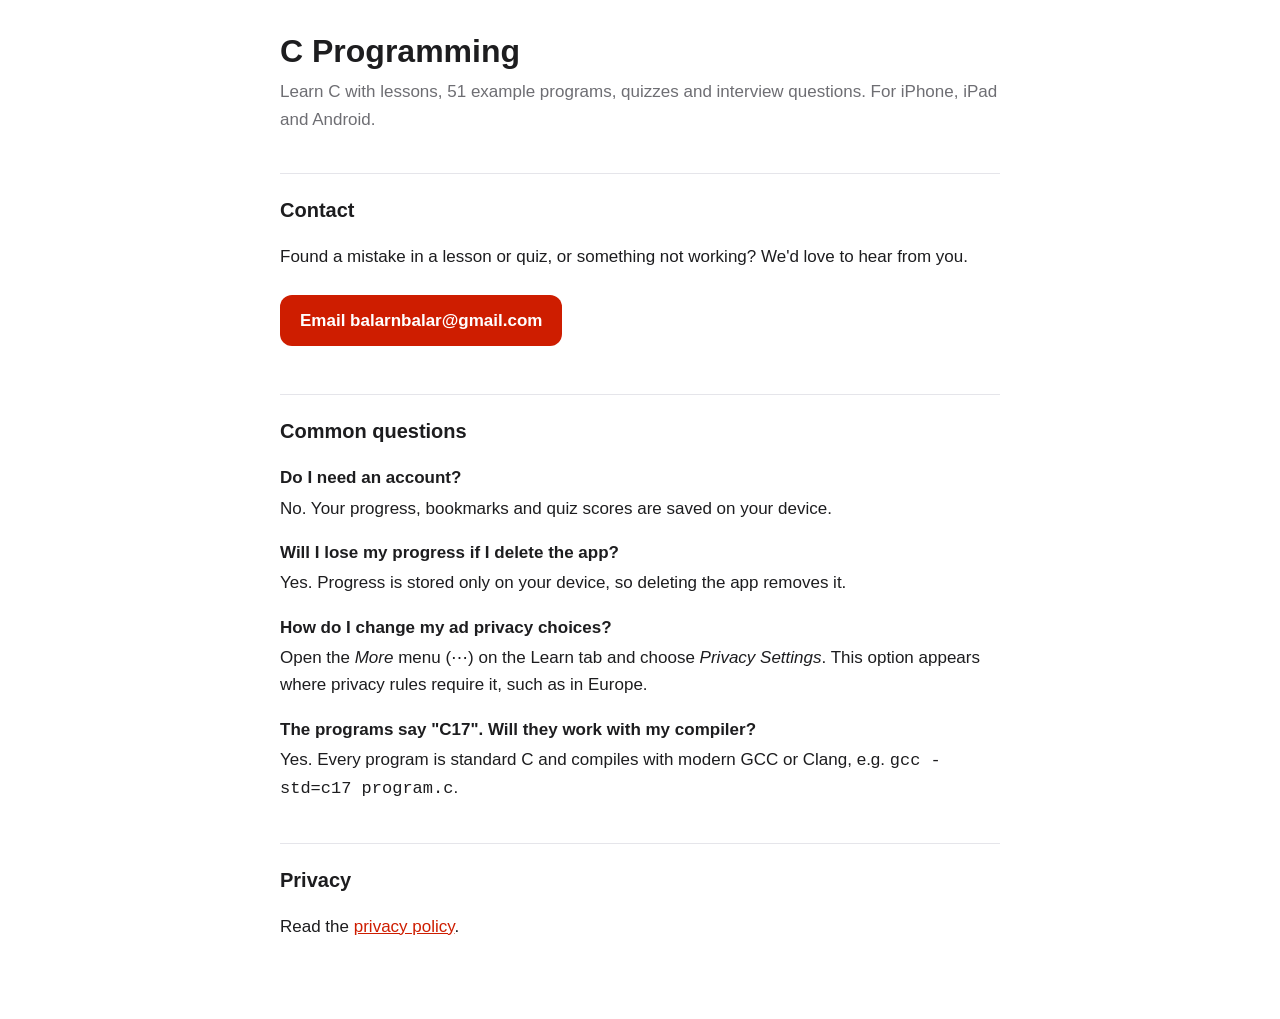
<file: c-programming/index.html>
<!doctype html>
<html lang="en">
<head>
<meta charset="utf-8">
<meta name="viewport" content="width=device-width, initial-scale=1">
<title>C Programming – Support</title>
<meta name="description" content="Help and contact for the C Programming learning apps for iPhone, iPad and Android.">
<style>
  :root { --text: #1d1d1f; --muted: #6e6e73; --bg: #ffffff; --brand: #ce1d00; --line: #e5e5ea; }
  @media (prefers-color-scheme: dark) {
    :root { --text: #f5f5f7; --muted: #a1a1a6; --bg: #111113; --brand: #ff4a30; --line: #2c2c2e; }
  }
  * { box-sizing: border-box; }
  body { margin: 0; background: var(--bg); color: var(--text);
         font: 17px/1.6 -apple-system, BlinkMacSystemFont, "Segoe UI", Roboto, Helvetica, Arial, sans-serif; }
  main { max-width: 760px; margin: 0 auto; padding: 32px 20px 64px; }
  h1 { font-size: 2rem; line-height: 1.2; margin: 0 0 8px; }
  h2 { font-size: 1.25rem; margin: 2em 0 0.5em; padding-top: 1em; border-top: 1px solid var(--line); }
  .lead { color: var(--muted); margin-top: 0; }
  a { color: var(--brand); }
  .contact { display: inline-block; margin: 8px 0; padding: 12px 20px; border-radius: 12px;
             background: var(--brand); color: #fff; text-decoration: none; font-weight: 600; }
  dt { font-weight: 600; margin-top: 1em; }
  dd { margin: 0.2em 0 0; color: var(--text); }
</style>
</head>
<body>
<main>
<h1>C Programming</h1>
<p class="lead">Learn C with lessons, 51 example programs, quizzes and interview questions. For iPhone, iPad and Android.</p>

<h2>Contact</h2>
<p>Found a mistake in a lesson or quiz, or something not working? We'd love to hear from you.</p>
<a class="contact" href="mailto:balarnbalar@gmail.com?subject=C%20Programming%20app">Email balarnbalar@gmail.com</a>

<h2>Common questions</h2>
<dl>
  <dt>Do I need an account?</dt>
  <dd>No. Your progress, bookmarks and quiz scores are saved on your device.</dd>
  <dt>Will I lose my progress if I delete the app?</dt>
  <dd>Yes. Progress is stored only on your device, so deleting the app removes it.</dd>
  <dt>How do I change my ad privacy choices?</dt>
  <dd>Open the <em>More</em> menu (⋯) on the Learn tab and choose <em>Privacy Settings</em>. This option appears where privacy rules require it, such as in Europe.</dd>
  <dt>The programs say "C17". Will they work with my compiler?</dt>
  <dd>Yes. Every program is standard C and compiles with modern GCC or Clang, e.g. <code>gcc -std=c17 program.c</code>.</dd>
</dl>

<h2>Privacy</h2>
<p>Read the <a href="privacy-policy.html">privacy policy</a>.</p>
</main>
</body>
</html>
</file>
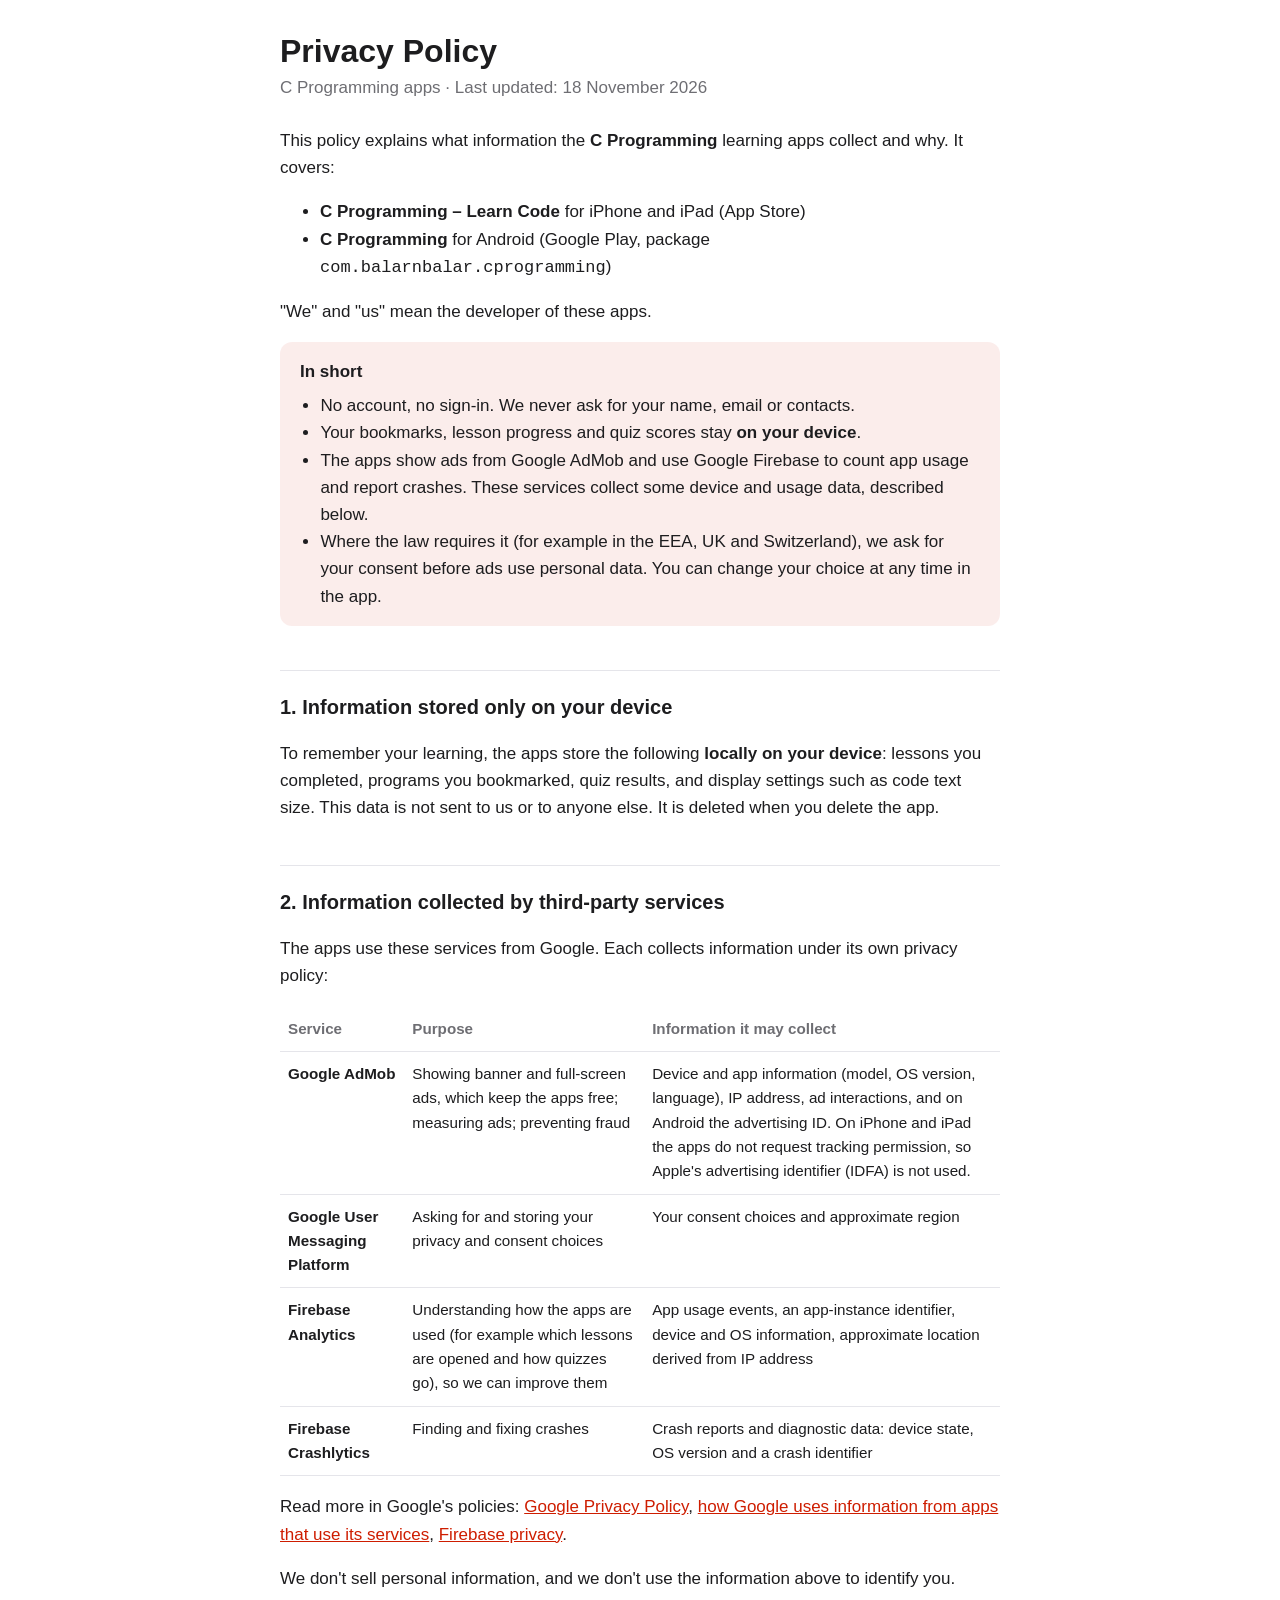
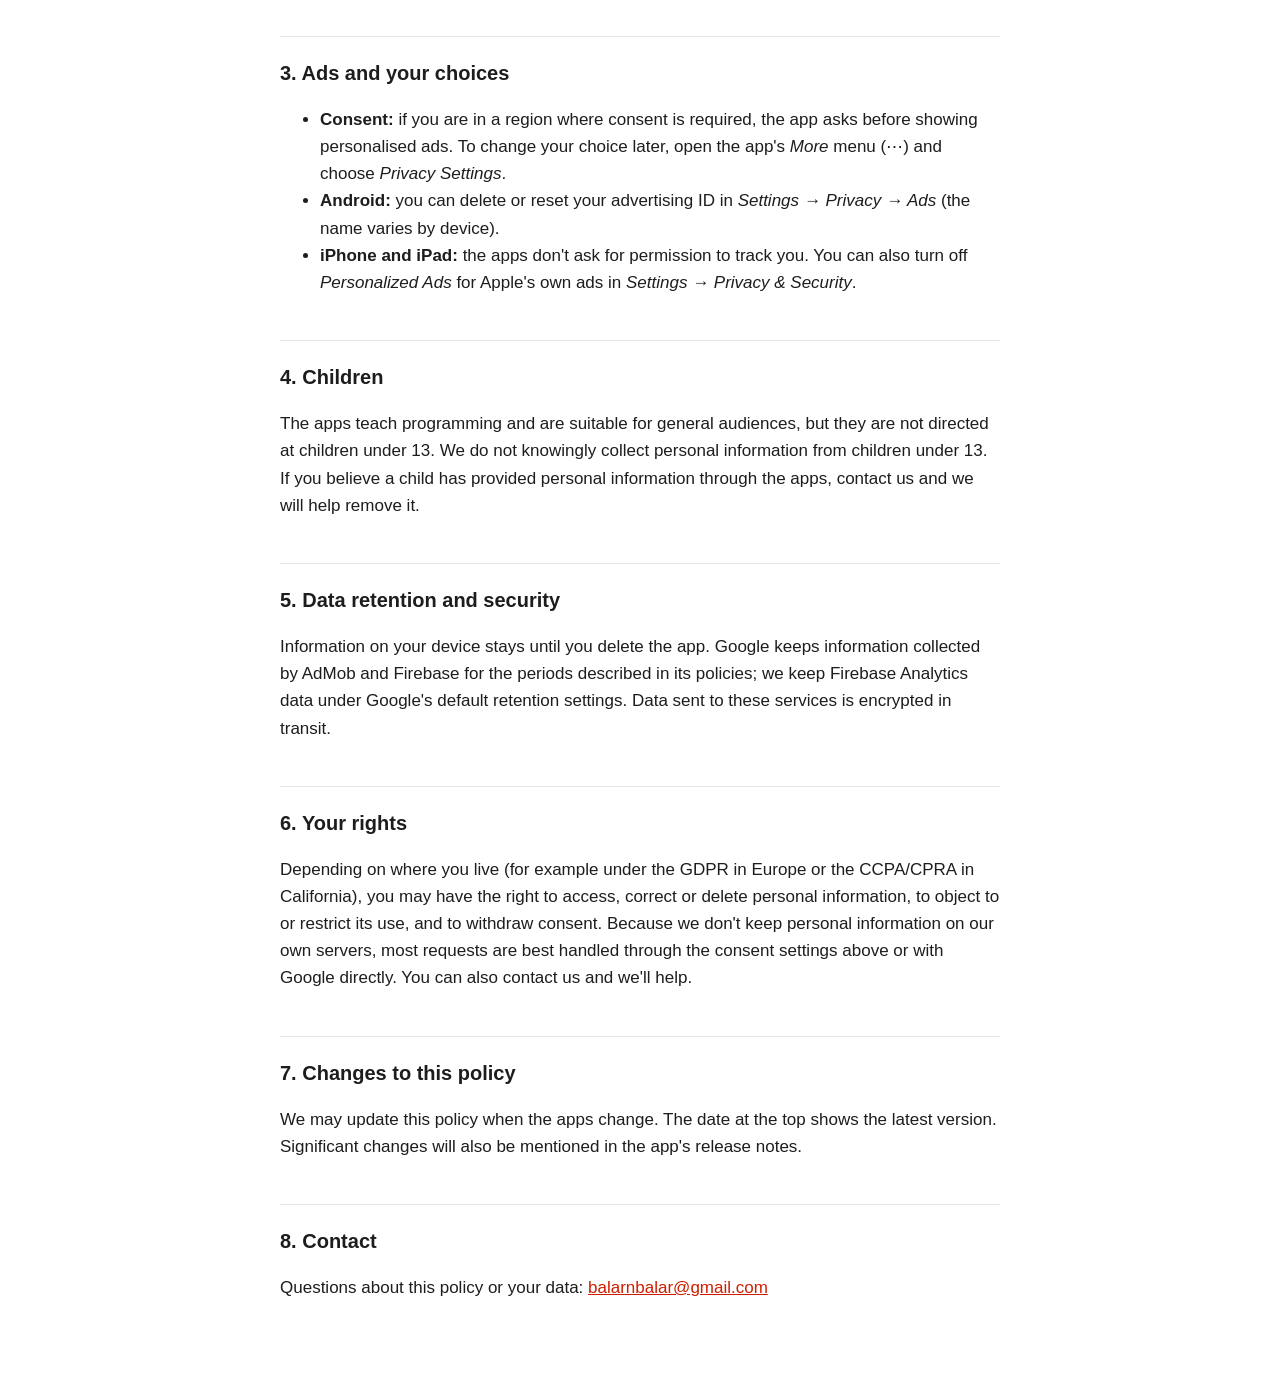
<file: c-programming/privacy-policy.html>
<!doctype html>
<html lang="en">
<head>
<meta charset="utf-8">
<meta name="viewport" content="width=device-width, initial-scale=1">
<title>Privacy Policy – C Programming</title>
<meta name="description" content="Privacy policy for the C Programming learning apps for iPhone, iPad and Android.">
<style>
  :root { --text: #1d1d1f; --muted: #6e6e73; --bg: #ffffff; --brand: #ce1d00; --line: #e5e5ea; }
  @media (prefers-color-scheme: dark) {
    :root { --text: #f5f5f7; --muted: #a1a1a6; --bg: #111113; --brand: #ff4a30; --line: #2c2c2e; }
  }
  * { box-sizing: border-box; }
  body { margin: 0; background: var(--bg); color: var(--text);
         font: 17px/1.6 -apple-system, BlinkMacSystemFont, "Segoe UI", Roboto, Helvetica, Arial, sans-serif; }
  main { max-width: 760px; margin: 0 auto; padding: 32px 20px 64px; }
  h1 { font-size: 2rem; line-height: 1.2; margin: 0 0 4px; }
  h2 { font-size: 1.25rem; margin: 2.2em 0 0.5em; padding-top: 1em; border-top: 1px solid var(--line); }
  .updated { color: var(--muted); margin: 0 0 1.5em; }
  a { color: var(--brand); }
  table { width: 100%; border-collapse: collapse; font-size: 0.95rem; margin: 1em 0; }
  th, td { text-align: left; vertical-align: top; padding: 10px 8px; border-bottom: 1px solid var(--line); }
  th { color: var(--muted); font-weight: 600; }
  .summary { background: color-mix(in srgb, var(--brand) 8%, transparent); border-radius: 12px; padding: 16px 20px; }
  .summary ul { margin: 0.4em 0 0; padding-left: 1.2em; }
</style>
</head>
<body>
<main>
<h1>Privacy Policy</h1>
<p class="updated">C Programming apps · Last updated: 18 November 2026</p>

<p>This policy explains what information the <strong>C Programming</strong> learning apps collect and why. It covers:</p>
<ul>
  <li><strong>C Programming – Learn Code</strong> for iPhone and iPad (App Store)</li>
  <li><strong>C Programming</strong> for Android (Google Play, package <code>com.balarnbalar.cprogramming</code>)</li>
</ul>
<p>"We" and "us" mean the developer of these apps.</p>

<div class="summary">
  <strong>In short</strong>
  <ul>
    <li>No account, no sign-in. We never ask for your name, email or contacts.</li>
    <li>Your bookmarks, lesson progress and quiz scores stay <strong>on your device</strong>.</li>
    <li>The apps show ads from Google AdMob and use Google Firebase to count app usage and report crashes. These services collect some device and usage data, described below.</li>
    <li>Where the law requires it (for example in the EEA, UK and Switzerland), we ask for your consent before ads use personal data. You can change your choice at any time in the app.</li>
  </ul>
</div>

<h2>1. Information stored only on your device</h2>
<p>To remember your learning, the apps store the following <strong>locally on your device</strong>: lessons you completed, programs you bookmarked, quiz results, and display settings such as code text size. This data is not sent to us or to anyone else. It is deleted when you delete the app.</p>

<h2>2. Information collected by third-party services</h2>
<p>The apps use these services from Google. Each collects information under its own privacy policy:</p>
<table>
  <tr><th>Service</th><th>Purpose</th><th>Information it may collect</th></tr>
  <tr>
    <td><strong>Google AdMob</strong></td>
    <td>Showing banner and full-screen ads, which keep the apps free; measuring ads; preventing fraud</td>
    <td>Device and app information (model, OS version, language), IP address, ad interactions, and on Android the advertising ID. On iPhone and iPad the apps do not request tracking permission, so Apple's advertising identifier (IDFA) is not used.</td>
  </tr>
  <tr>
    <td><strong>Google User Messaging Platform</strong></td>
    <td>Asking for and storing your privacy and consent choices</td>
    <td>Your consent choices and approximate region</td>
  </tr>
  <tr>
    <td><strong>Firebase Analytics</strong></td>
    <td>Understanding how the apps are used (for example which lessons are opened and how quizzes go), so we can improve them</td>
    <td>App usage events, an app-instance identifier, device and OS information, approximate location derived from IP address</td>
  </tr>
  <tr>
    <td><strong>Firebase Crashlytics</strong></td>
    <td>Finding and fixing crashes</td>
    <td>Crash reports and diagnostic data: device state, OS version and a crash identifier</td>
  </tr>
</table>
<p>Read more in Google's policies:
  <a href="https://policies.google.com/privacy">Google Privacy Policy</a>,
  <a href="https://policies.google.com/technologies/partner-sites">how Google uses information from apps that use its services</a>,
  <a href="https://firebase.google.com/support/privacy">Firebase privacy</a>.</p>
<p>We don't sell personal information, and we don't use the information above to identify you.</p>

<h2>3. Ads and your choices</h2>
<ul>
  <li><strong>Consent:</strong> if you are in a region where consent is required, the app asks before showing personalised ads. To change your choice later, open the app's <em>More</em> menu (⋯) and choose <em>Privacy Settings</em>.</li>
  <li><strong>Android:</strong> you can delete or reset your advertising ID in <em>Settings → Privacy → Ads</em> (the name varies by device).</li>
  <li><strong>iPhone and iPad:</strong> the apps don't ask for permission to track you. You can also turn off <em>Personalized Ads</em> for Apple's own ads in <em>Settings → Privacy &amp; Security</em>.</li>
</ul>

<h2>4. Children</h2>
<p>The apps teach programming and are suitable for general audiences, but they are not directed at children under 13. We do not knowingly collect personal information from children under 13. If you believe a child has provided personal information through the apps, contact us and we will help remove it.</p>

<h2>5. Data retention and security</h2>
<p>Information on your device stays until you delete the app. Google keeps information collected by AdMob and Firebase for the periods described in its policies; we keep Firebase Analytics data under Google's default retention settings. Data sent to these services is encrypted in transit.</p>

<h2>6. Your rights</h2>
<p>Depending on where you live (for example under the GDPR in Europe or the CCPA/CPRA in California), you may have the right to access, correct or delete personal information, to object to or restrict its use, and to withdraw consent. Because we don't keep personal information on our own servers, most requests are best handled through the consent settings above or with Google directly. You can also contact us and we'll help.</p>

<h2>7. Changes to this policy</h2>
<p>We may update this policy when the apps change. The date at the top shows the latest version. Significant changes will also be mentioned in the app's release notes.</p>

<h2>8. Contact</h2>
<p>Questions about this policy or your data: <a href="mailto:balarnbalar@gmail.com">balarnbalar@gmail.com</a></p>
</main>
</body>
</html>
</file>
